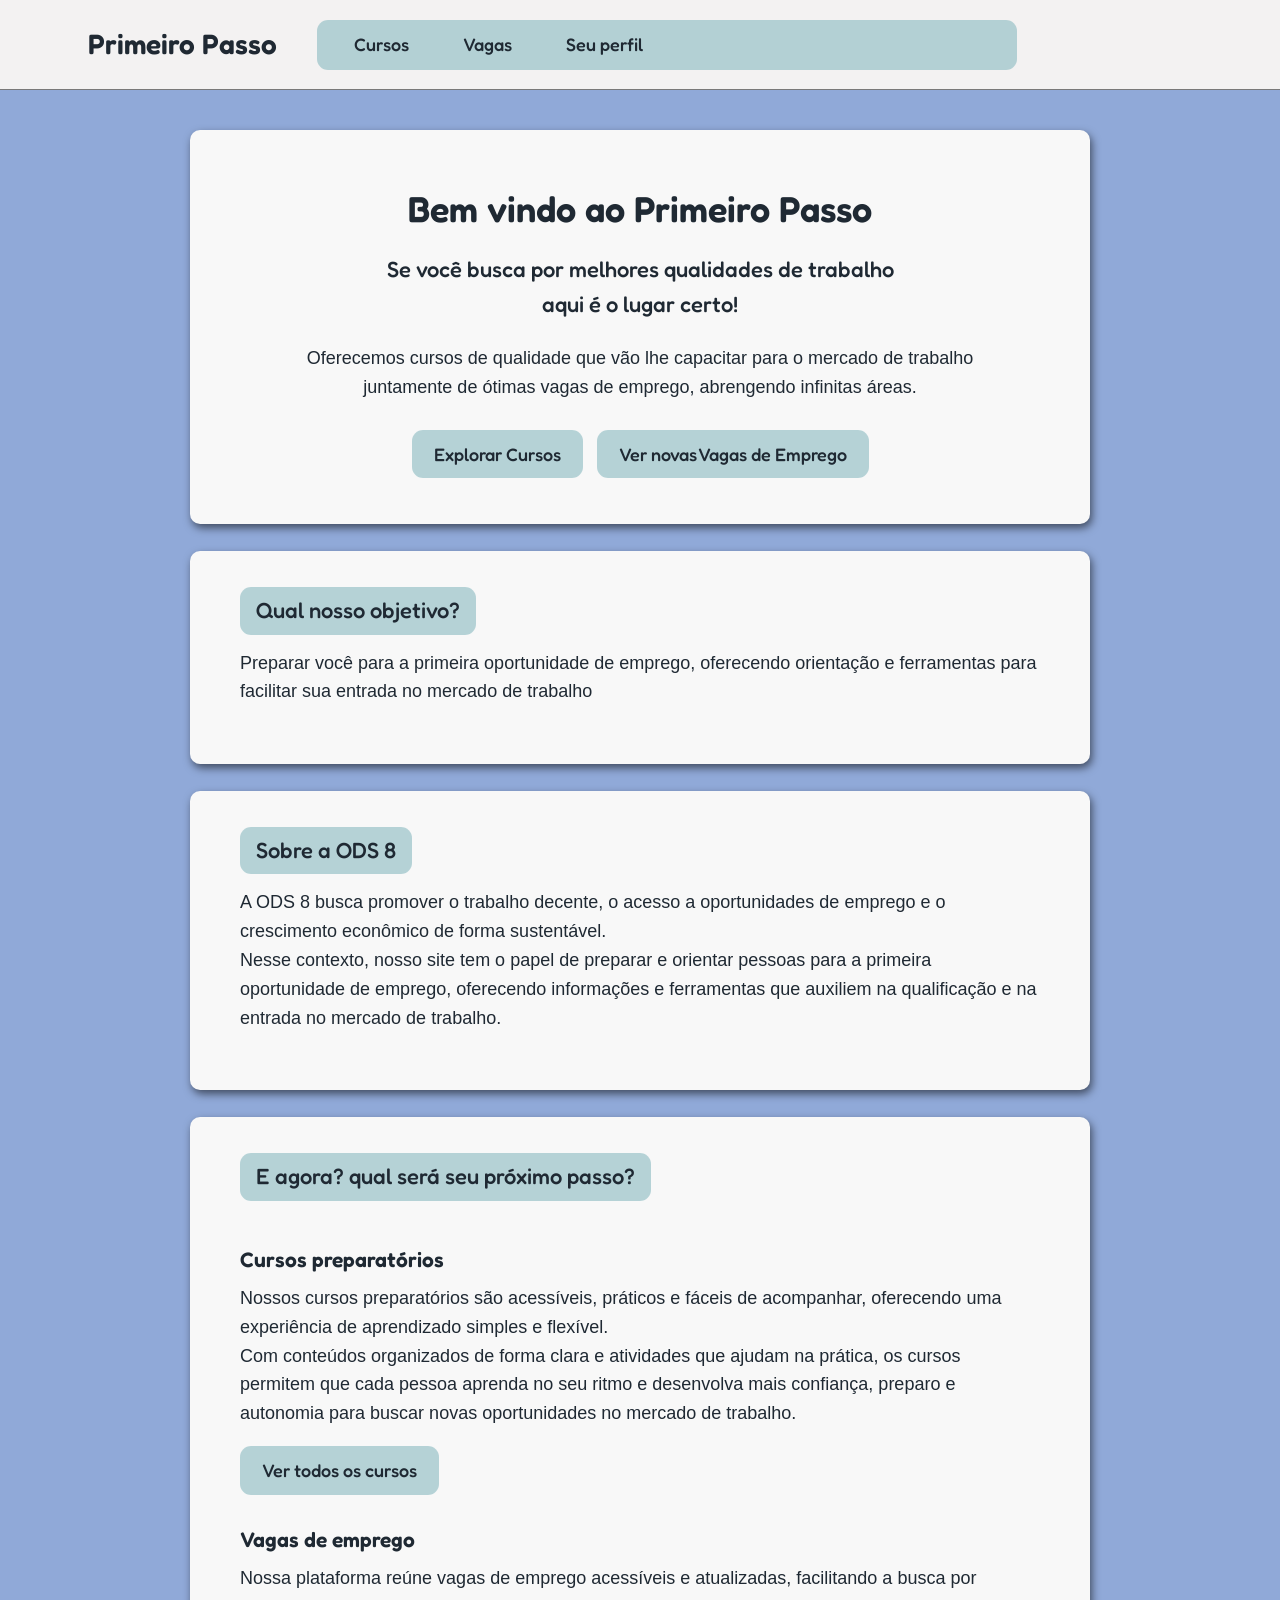
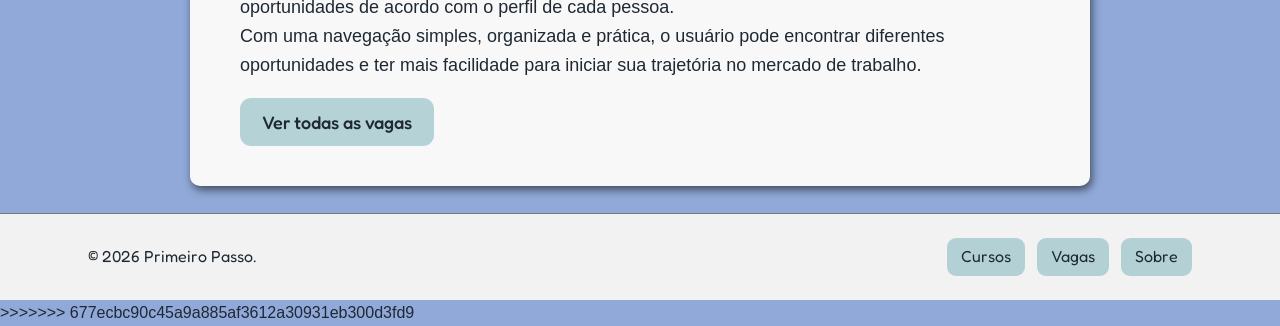
<file: Trabalho/index.html>
<!DOCTYPE html>
<html lang="pt-br">
<head>
    <meta charset="UTF-8">
    <meta name="viewport" content="width=device-width, initial-scale=1.0">
    <link rel="shortcut icon" href="downloads/logo.ico" type="image/x-icon">
    <link rel="stylesheet" href="Css/index.css">
    <title>Primeiro Passo</title>
</head>
<body>
    <header>
        <h1><a href="main.html">Primeiro Passo</a></h1>
        <nav>
            <ul>
                <li><a href="vagas_cursos.html">Cursos</a></li>
                <li><a href="vagas.html">Vagas</a></li>
                <li><a href="perfil.html" >Seu perfil</a></li>
            </ul>
        </nav>
    </header>
    <section>
        <h2>Bem vindo ao Primeiro Passo <br></h2>
        <h2>Se você busca por melhores qualidades de trabalho <br>aqui é o lugar certo!</h2>
        <p>Oferecemos cursos de qualidade que vão lhe capacitar para o mercado de trabalho <br>juntamente de ótimas vagas de emprego, abrengendo infinitas áreas.</p>
        <ul>
            <li><a href="vagas_cursos.html">Explorar Cursos</a></li>
            <li><a href="vagas.html">Ver novas Vagas de Emprego</a></li>
        </ul>
    </section>
    <section>
        <h2>Qual nosso objetivo?</h2>
        <p>Preparar você para a primeira oportunidade de emprego, oferecendo orientação e ferramentas para facilitar sua entrada no mercado de trabalho </p>
    </section>

    <section>
        <h2>Sobre a ODS 8</h2>
        <p>A ODS 8 busca promover o trabalho decente, o acesso a oportunidades de emprego e o crescimento econômico de forma sustentável. <br>Nesse contexto, nosso site tem o papel de preparar e orientar pessoas para a primeira oportunidade de emprego, oferecendo informações e ferramentas que auxiliem na qualificação e na entrada no mercado de trabalho.</p>
    </section>
    
    <section>
        <h2>E agora? qual será seu próximo passo?</h2>
        <h3>Cursos preparatórios</h3>
        <p>Nossos cursos preparatórios são acessíveis, práticos e fáceis de acompanhar, oferecendo uma experiência de aprendizado simples e flexível. <br>Com conteúdos organizados de forma clara e atividades que ajudam na prática, os cursos permitem que cada pessoa aprenda no seu ritmo e desenvolva mais confiança, preparo e autonomia para buscar novas oportunidades no mercado de trabalho.</p>
        <a href="">Ver todos os cursos</a>
        
        <h3>Vagas de emprego</h3>
        <p>Nossa plataforma reúne vagas de emprego acessíveis e atualizadas, facilitando a busca por oportunidades de acordo com o perfil de cada pessoa.<br> Com uma navegação simples, organizada e prática, o usuário pode encontrar diferentes oportunidades e ter mais facilidade para iniciar sua trajetória no mercado de trabalho.</p>
        <a href="">Ver todas as vagas</a>
    </section>
  <footer>
    <p>&copy; 2026 Primeiro Passo.</p>
    <ul>
      <li><a href="vagas_cursos.html">Cursos</a></li>
      <li><a href="vagas.html">Vagas</a></li>
      <li><a href="sobre.html">Sobre</a></li>
    </ul>

  </footer>
</body>
</html>
>>>>>>> 677ecbc90c45a9a885af3612a30931eb300d3fd9
</file>
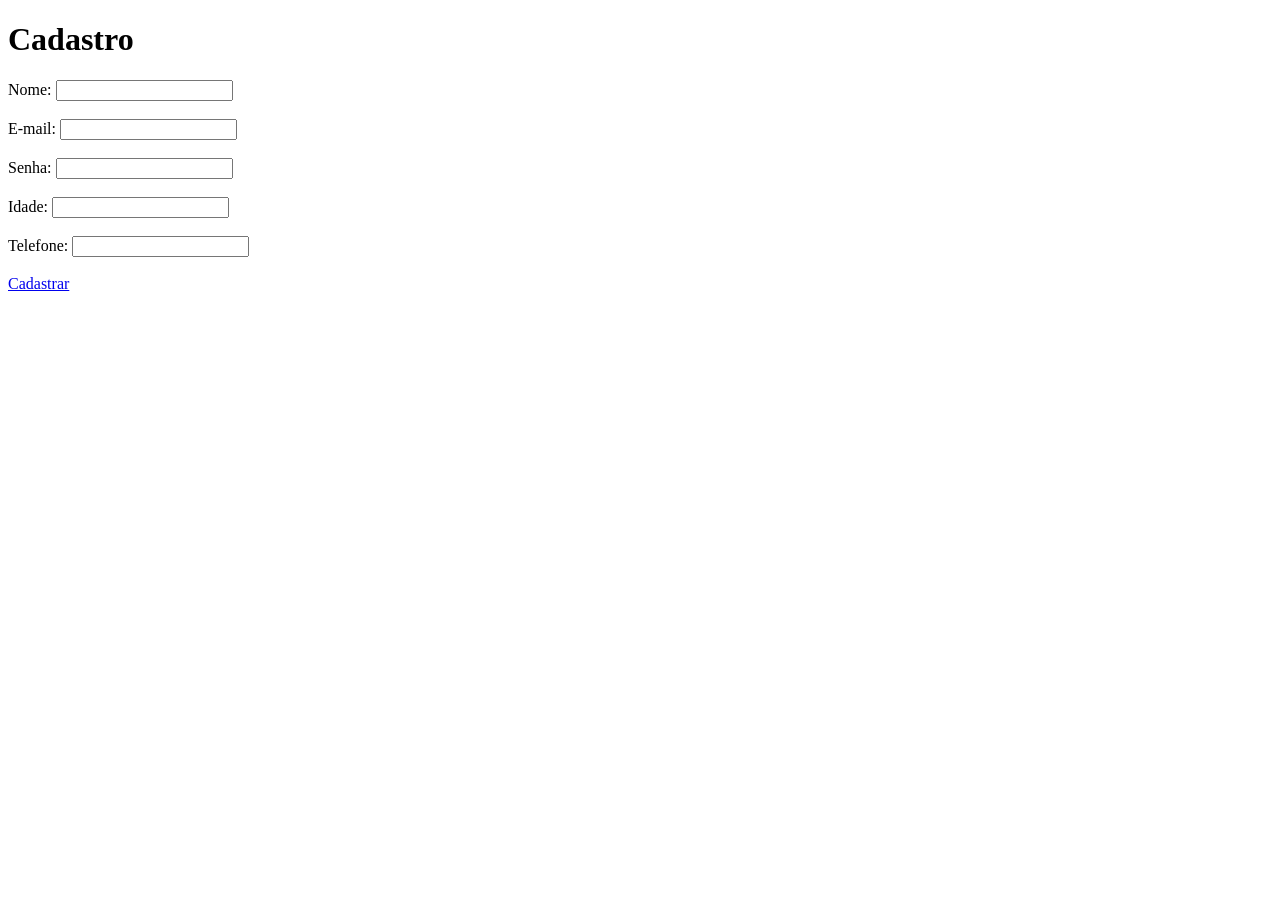
<file: cadastro.html>
<!DOCTYPE html>
<html lang="pt-br">
<head>
    <meta charset="UTF-8">
    <title>Cadastro - Primeiro Passo</title>
</head>

<body>  

    <h1>Cadastro</h1>

    <form>

        <label>Nome:</label>
        <input type="text" name="nome">

        <br><br>

        <label>E-mail:</label>
        <input type="email" name="email">

        <br><br>

        <label>Senha:</label>
        <input type="password" name="senha">

        <br><br>

        <label>Idade:</label>
        <input type="number" name="idade">

        <br><br>

        <label>Telefone:</label>
        <input type="tel" name="telefone">

        <br><br>

       <a href="vagas.html" class="botao-cadastrar">Cadastrar</a>

    </form>


</body>
</html>
</file>
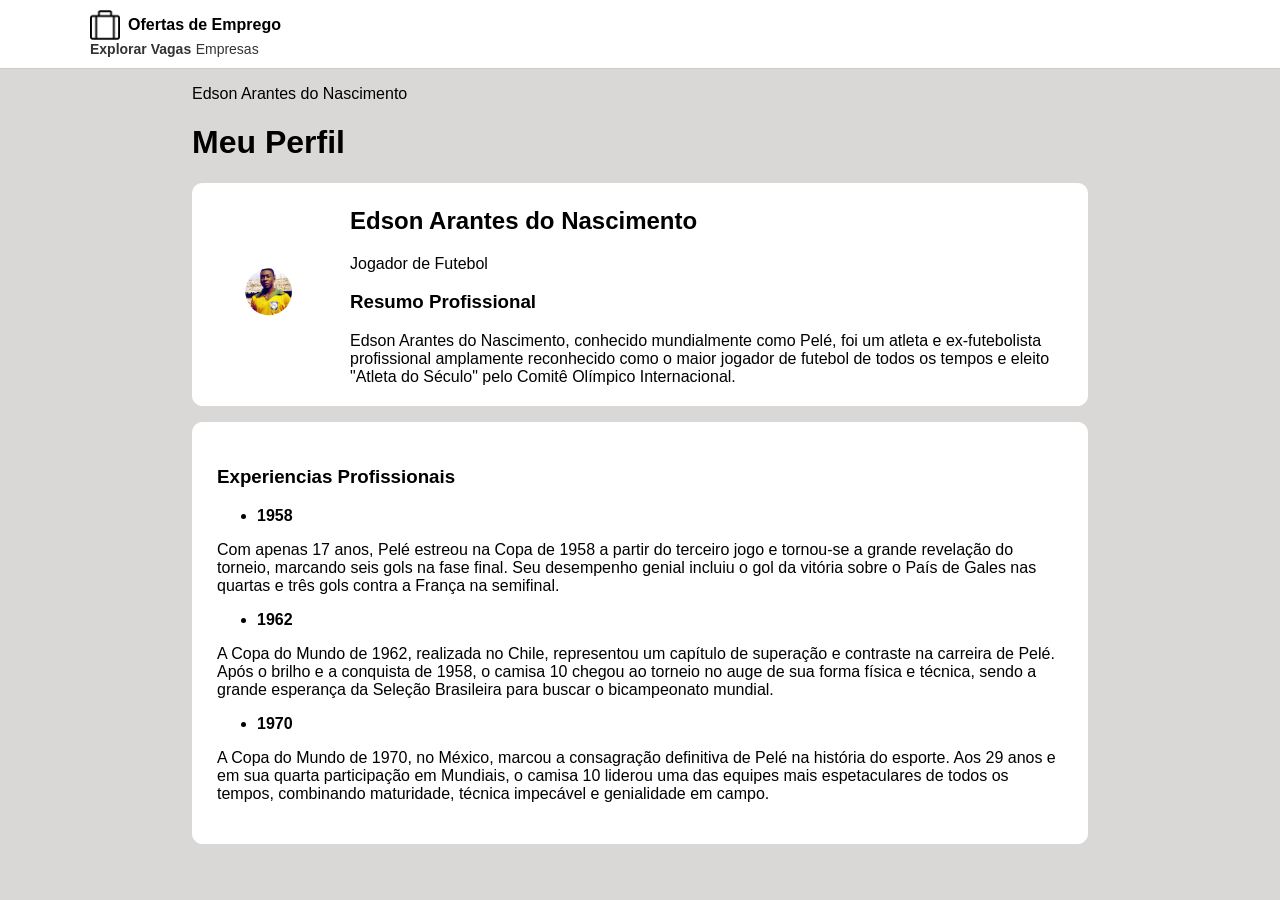
<file: Perfil/perfil.html>
<!DOCTYPE html>
<html lang="pt-BR">
<head>
    <meta charset="UTF-8">
    <meta name="viewport" content="width=device-width, initial-scale=1.0">
    <title>Perfl do usuário</title>
</head>

<body style="background-color: rgb(218, 215, 215); margin: 0; font-family: arial;">
    <header style="display: flex; justify-content: space-between; align-items: center; padding: 10px 90px; font-family: Arial, sans-serif; border-bottom: 1px solid #ccc; background-color: white;">
        <nav>
            <a href="#" style="display: flex; align-items: center; gap: 8px; text-decoration: none; color: #000;">
                <img src="Mala.png" alt="Logo" width="30">
                <strong style="font-size: 16px;">Ofertas de Emprego</strong>
             </a>
            <a href="#" style="text-decoration: none; color: #333; font-size: 14px; font-weight: bold;">Explorar Vagas</a>
            <a href="#" style="text-decoration: none; color: #333; font-size: 14px; fnt-weight: bold;">Empresas</a>
        </nav>
    </header>
    <main style="padding-left: 15%; padding-right: 15%;">
        <p style="font-family: Arial, Helvetica, sans-serif;"> Edson Arantes do Nascimento </p>
        <h1 style="font-family: Arial, Helvetica, sans-serif;">Meu Perfil</h1>

        <div style="border: 1px solid #ffffff; border-radius: 10px; background-color: #ffffff;">
            <table>
                <tr>
                    <td>
                        <img src="Perfil.png" alt="Exemplo de Imagem" width="150">
                    </td>

                    <td>
                        <h2>Edson Arantes do Nascimento</h2>
                        <p>Jogador de Futebol</p>
                        <h3>Resumo Profissional</h3>
                        <p>Edson Arantes do Nascimento, conhecido mundialmente como Pelé, foi um atleta e ex-futebolista profissional amplamente reconhecido como o maior jogador de futebol de todos os tempos e eleito "Atleta do Século" pelo Comitê Olímpico Internacional.</p>
                    </td>
                </tr>
            </table>
        </div>
        <p></p>
        <div style="border: 1px solid #ffffff; border-radius: 10px; background-color: #ffffff; padding: 24px;">
            <h3 style="font-family: arial;">Experiencias Profissionais</h3>
            <ul>
                <li><strong>1958</strong></li>
            </ul>
            <p>Com apenas 17 anos, Pelé estreou na Copa de 1958 a partir do terceiro jogo e tornou-se a grande revelação do torneio, marcando seis gols na fase final. Seu desempenho genial incluiu o gol da vitória sobre o País de Gales nas quartas e três gols contra a França na semifinal.</p>
            <ul>
                <li> <strong>1962</strong> </li>
            </ul>
            <p>A Copa do Mundo de 1962, realizada no Chile, representou um capítulo de superação e contraste na carreira de Pelé. Após o brilho e a conquista de 1958, o camisa 10 chegou ao torneio no auge de sua forma física e técnica, sendo a grande esperança da Seleção Brasileira para buscar o bicampeonato mundial.</p>
            <ul>
                <li><strong>1970</strong></li>
            </ul>
            <p>A Copa do Mundo de 1970, no México, marcou a consagração definitiva de Pelé na história do esporte. Aos 29 anos e em sua quarta participação em Mundiais, o camisa 10 liderou uma das equipes mais espetaculares de todos os tempos, combinando maturidade, técnica impecável e genialidade em campo.</p>
        </div>
    </main> 
</body>
</html>
</file>
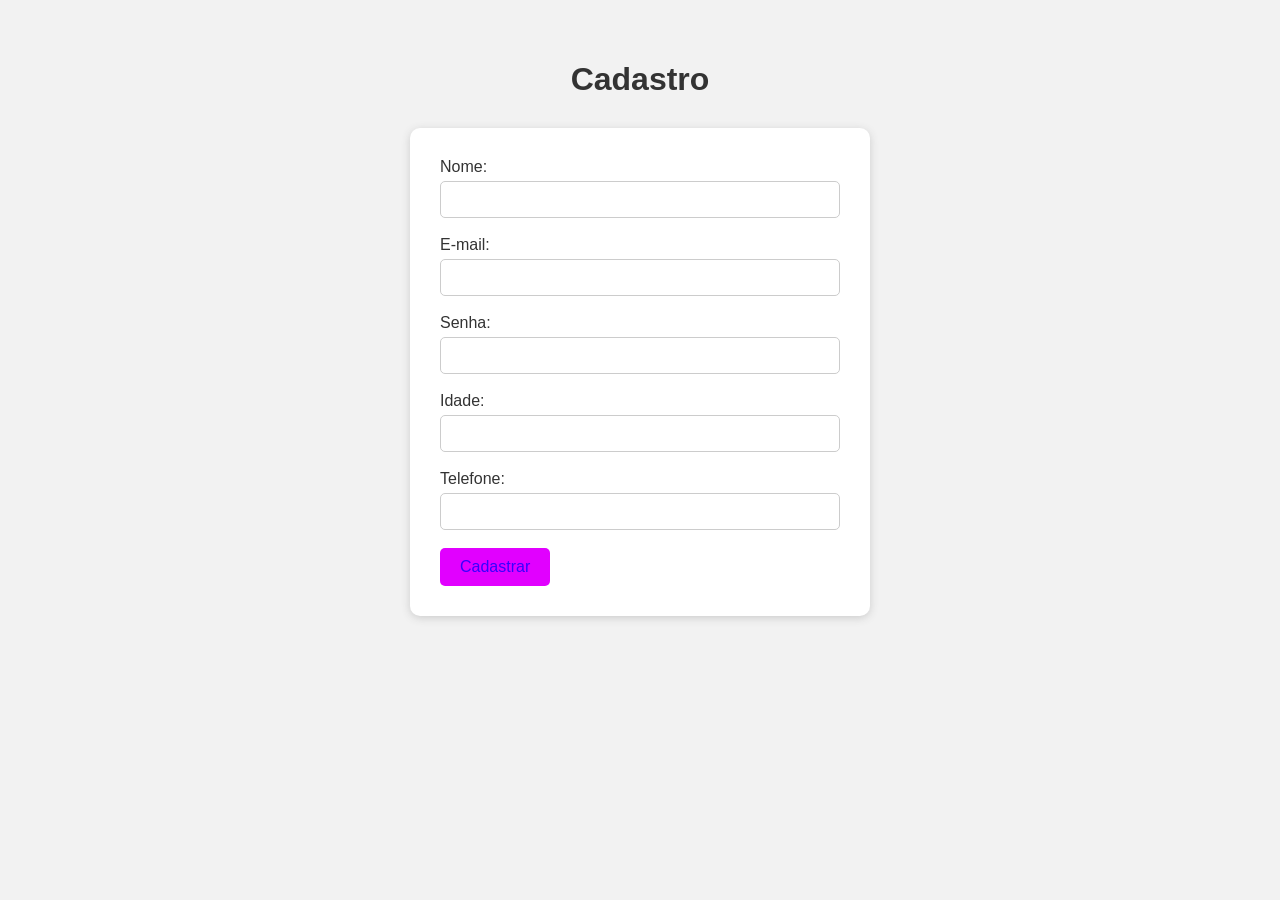
<file: Trabalho/cadastro.html>
<!DOCTYPE html>
<html lang="pt-br">
<head>
    <meta charset="UTF-8">
    <title>Cadastro - Primeiro Passo</title>
</head>
<link rel="stylesheet" href="Css/cadastro.css">

<body>  

    <h1>Cadastro</h1>

    <form>

        <label>Nome:</label>
        <input type="text" name="nome">

        <br><br>

        <label>E-mail:</label>
        <input type="email" name="email">

        <br><br>

        <label>Senha:</label>
        <input type="password" name="senha">

        <br><br>

        <label>Idade:</label>
        <input type="number" name="idade">

        <br><br>

        <label>Telefone:</label>
        <input type="tel" name="telefone">

        <br><br>

        <a href="index.html" class="botao-cadastrar">Cadastrar</a>

    </form>


</body>
</html>
</file>
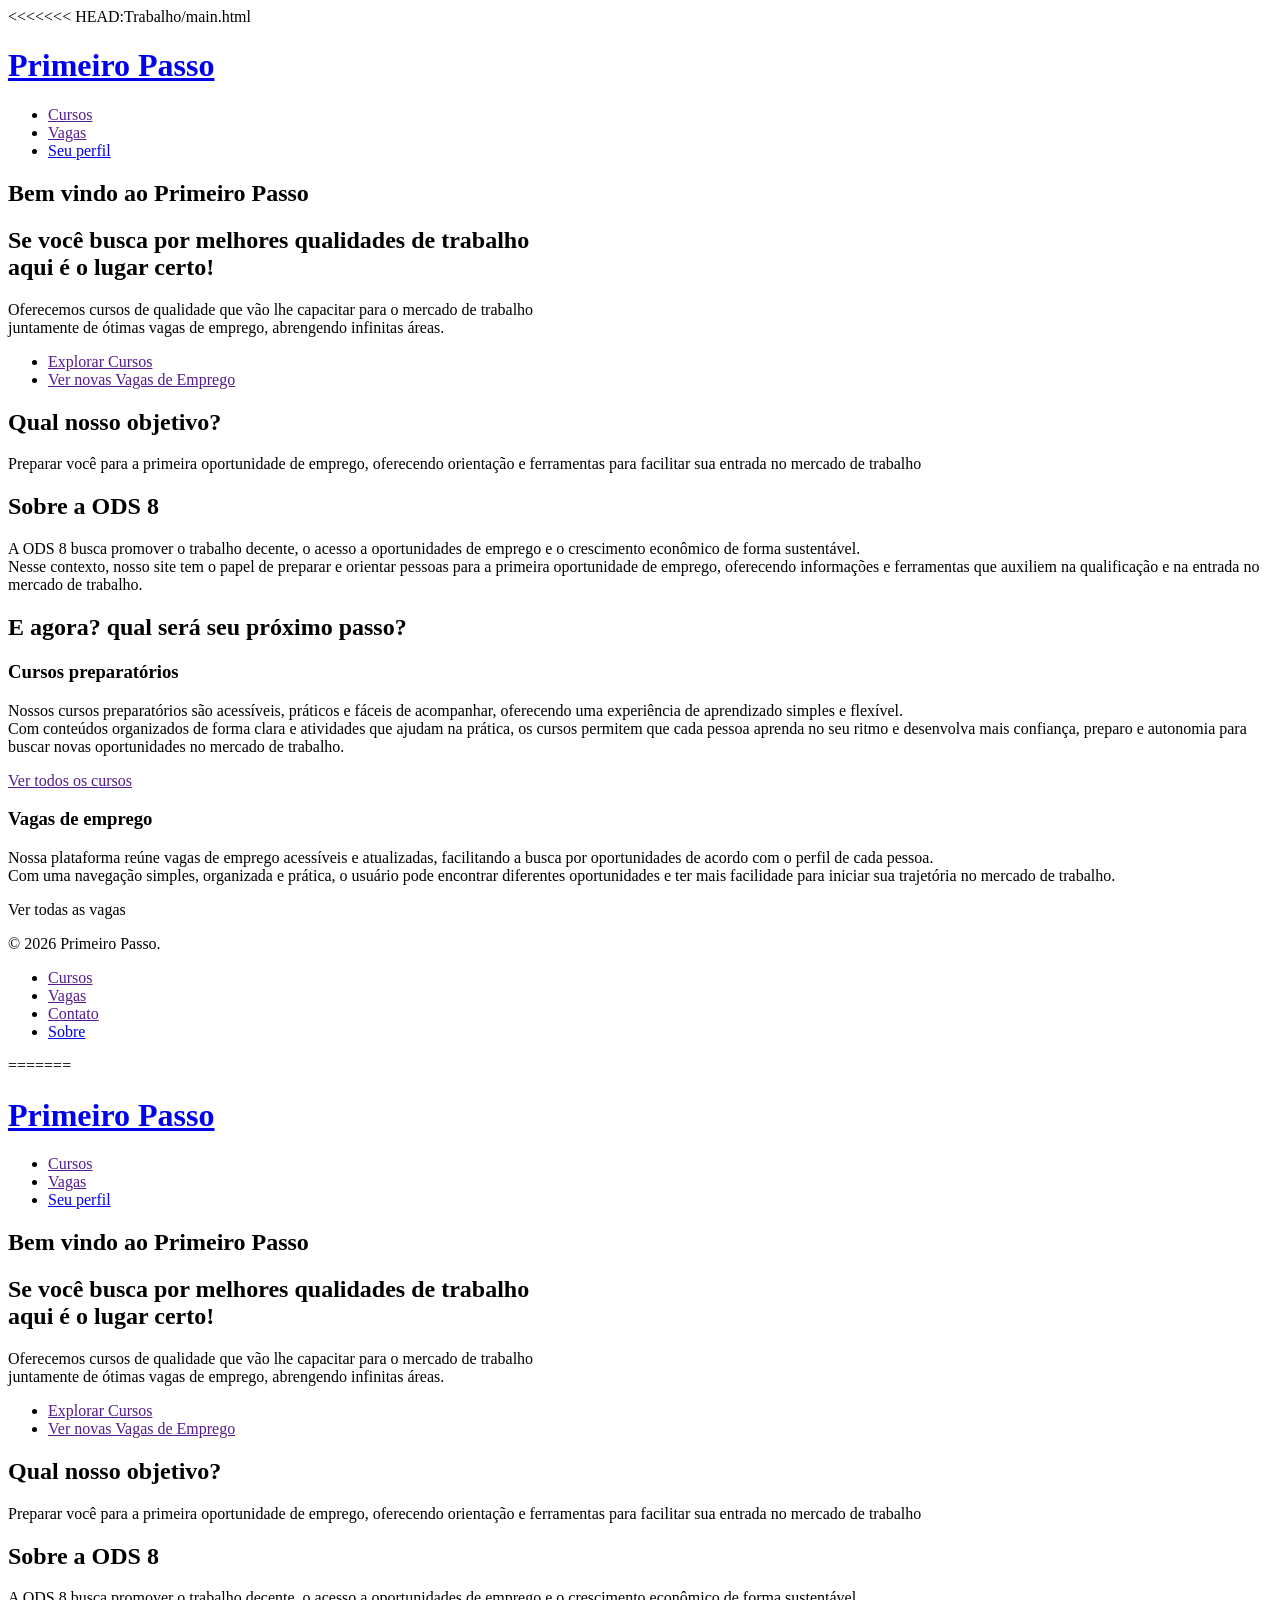
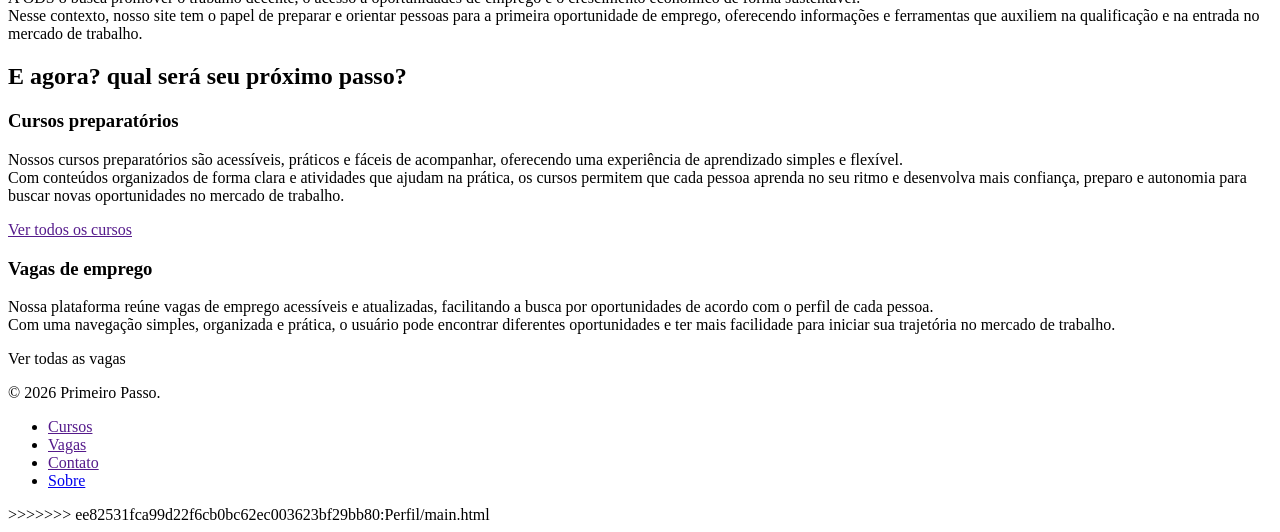
<file: Trabalho/main.html>
<<<<<<< HEAD:Trabalho/main.html
<!DOCTYPE html>
<html lang="pt-br">
<head>
    <meta charset="UTF-8">
    <meta name="viewport" content="width=device-width, initial-scale=1.0">
    <link rel="shortcut icon" href="downloads/logo.ico" type="image/x-icon">
    <title>Primeiro Passo</title>
</head>
<body>
    <header>
        <h1><a href="main.html">Primeiro Passo</a></h1>
        <nav>
            <ul>
                <li><a href="">Cursos</a></li>
                <li><a href="">Vagas</a></li>
                <li><a href="perfil.html" >Seu perfil</a></li>
            </ul>
        </nav>
    </header>
    <section>
        <h2>Bem vindo ao Primeiro Passo</h2>
        <h2>Se você busca por melhores qualidades de trabalho <br>aqui é o lugar certo!</h2>
        <p>Oferecemos cursos de qualidade que vão lhe capacitar para o mercado de trabalho <br>juntamente de ótimas vagas de emprego, abrengendo infinitas áreas.</p>
        <ul>
            <li><a href="">Explorar Cursos</a></li>
            <li><a href="">Ver novas Vagas de Emprego</a></li>
        </ul>
    </section>
    <section>
        <h2>Qual nosso objetivo?</h2>
        <p>Preparar você para a primeira oportunidade de emprego, oferecendo orientação e ferramentas para facilitar sua entrada no mercado de trabalho </p>
    </section>

    <section>
        <h2>Sobre a ODS 8</h2>
        <p>A ODS 8 busca promover o trabalho decente, o acesso a oportunidades de emprego e o crescimento econômico de forma sustentável. <br>Nesse contexto, nosso site tem o papel de preparar e orientar pessoas para a primeira oportunidade de emprego, oferecendo informações e ferramentas que auxiliem na qualificação e na entrada no mercado de trabalho.</p>
    </section>
    
    <section>
        <h2>E agora? qual será seu próximo passo?</h2>
        <h3>Cursos preparatórios</h3>
        <p>Nossos cursos preparatórios são acessíveis, práticos e fáceis de acompanhar, oferecendo uma experiência de aprendizado simples e flexível. <br>Com conteúdos organizados de forma clara e atividades que ajudam na prática, os cursos permitem que cada pessoa aprenda no seu ritmo e desenvolva mais confiança, preparo e autonomia para buscar novas oportunidades no mercado de trabalho.</p>
        <a href="">Ver todos os cursos</a>
        
        <h3>Vagas de emprego</h3>
        <p>Nossa plataforma reúne vagas de emprego acessíveis e atualizadas, facilitando a busca por oportunidades de acordo com o perfil de cada pessoa.<br> Com uma navegação simples, organizada e prática, o usuário pode encontrar diferentes oportunidades e ter mais facilidade para iniciar sua trajetória no mercado de trabalho.</p>
        <a>Ver todas as vagas</a>
    </section>
  <footer>
    <p>&copy; 2026 Primeiro Passo.</p>
    <ul>
      <li><a href="">Cursos</a></li>
      <li><a href="">Vagas</a></li>
      <li><a href="">Contato</a></li>
      <li><a href="sobre.html">Sobre</a></li>
    </ul>

  </footer>
</body>
</html>
=======
<!DOCTYPE html>
<html lang="pt-br">
<head>
    <meta charset="UTF-8">
    <meta name="viewport" content="width=device-width, initial-scale=1.0">
    <link rel="shortcut icon" href="downloads/logo.ico" type="image/x-icon">
    <title>Primeiro Passo</title>
</head>
<body>
    <header>
        <h1><a href="main.html">Primeiro Passo</a></h1>
        <nav>
            <ul>
                <li><a href="">Cursos</a></li>
                <li><a href="">Vagas</a></li>
                <li><a href="perfil.html" >Seu perfil</a></li>
            </ul>
        </nav>
    </header>
    <section>
        <h2>Bem vindo ao Primeiro Passo <br></h2>
        <h2>Se você busca por melhores qualidades de trabalho <br>aqui é o lugar certo!</h2>
        <p>Oferecemos cursos de qualidade que vão lhe capacitar para o mercado de trabalho <br>juntamente de ótimas vagas de emprego, abrengendo infinitas áreas.</p>
        <ul>
            <li><a href="">Explorar Cursos</a></li>
            <li><a href="">Ver novas Vagas de Emprego</a></li>
        </ul>
    </section>
    <section>
        <h2>Qual nosso objetivo?</h2>
        <p>Preparar você para a primeira oportunidade de emprego, oferecendo orientação e ferramentas para facilitar sua entrada no mercado de trabalho </p>
    </section>

    <section>
        <h2>Sobre a ODS 8</h2>
        <p>A ODS 8 busca promover o trabalho decente, o acesso a oportunidades de emprego e o crescimento econômico de forma sustentável. <br>Nesse contexto, nosso site tem o papel de preparar e orientar pessoas para a primeira oportunidade de emprego, oferecendo informações e ferramentas que auxiliem na qualificação e na entrada no mercado de trabalho.</p>
    </section>
    
    <section>
        <h2>E agora? qual será seu próximo passo?</h2>
        <h3>Cursos preparatórios</h3>
        <p>Nossos cursos preparatórios são acessíveis, práticos e fáceis de acompanhar, oferecendo uma experiência de aprendizado simples e flexível. <br>Com conteúdos organizados de forma clara e atividades que ajudam na prática, os cursos permitem que cada pessoa aprenda no seu ritmo e desenvolva mais confiança, preparo e autonomia para buscar novas oportunidades no mercado de trabalho.</p>
        <a href="">Ver todos os cursos</a>
        
        <h3>Vagas de emprego</h3>
        <p>Nossa plataforma reúne vagas de emprego acessíveis e atualizadas, facilitando a busca por oportunidades de acordo com o perfil de cada pessoa.<br> Com uma navegação simples, organizada e prática, o usuário pode encontrar diferentes oportunidades e ter mais facilidade para iniciar sua trajetória no mercado de trabalho.</p>
        <a>Ver todas as vagas</a>
    </section>
  <footer>
    <p>&copy; 2026 Primeiro Passo.</p>
    <ul>
      <li><a href="">Cursos</a></li>
      <li><a href="">Vagas</a></li>
      <li><a href="">Contato</a></li>
      <li><a href="sobre.html">Sobre</a></li>
    </ul>

  </footer>
</body>
</html>
>>>>>>> ee82531fca99d22f6cb0bc62ec003623bf29bb80:Perfil/main.html
</file>
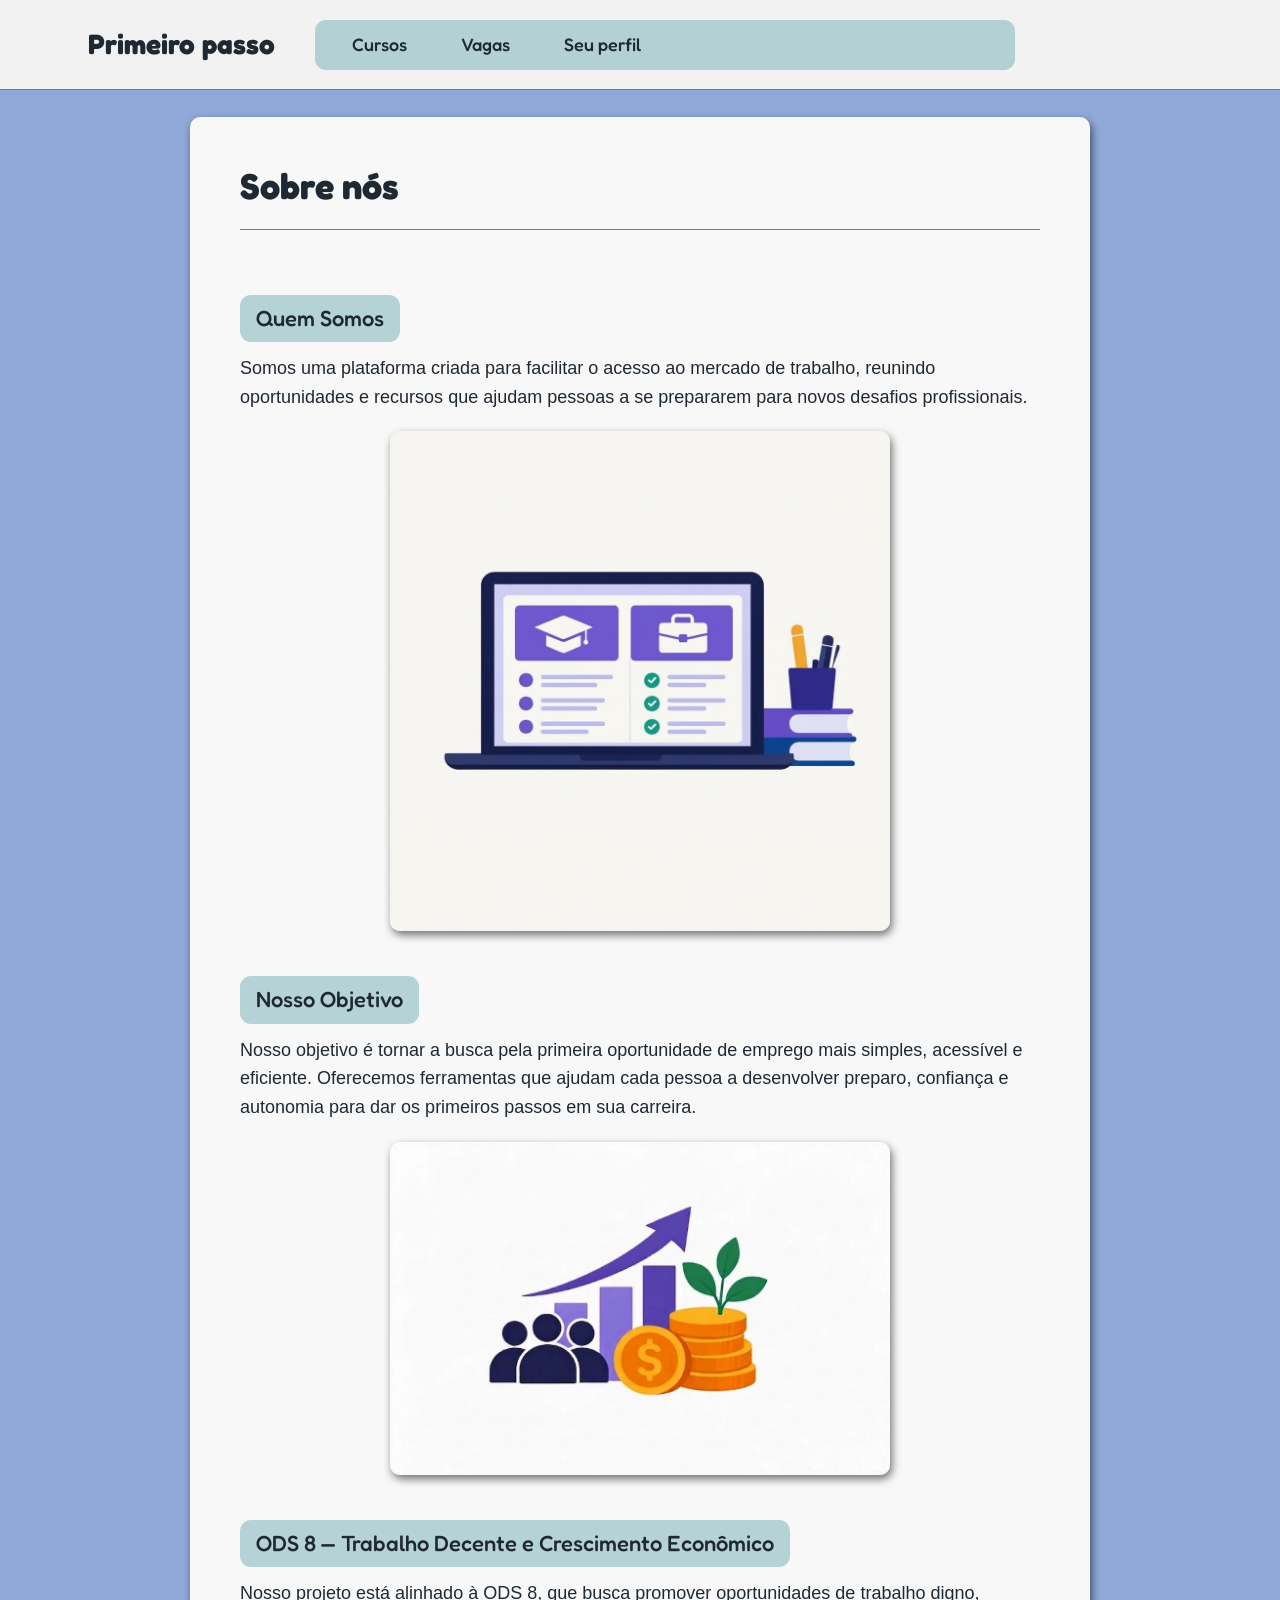
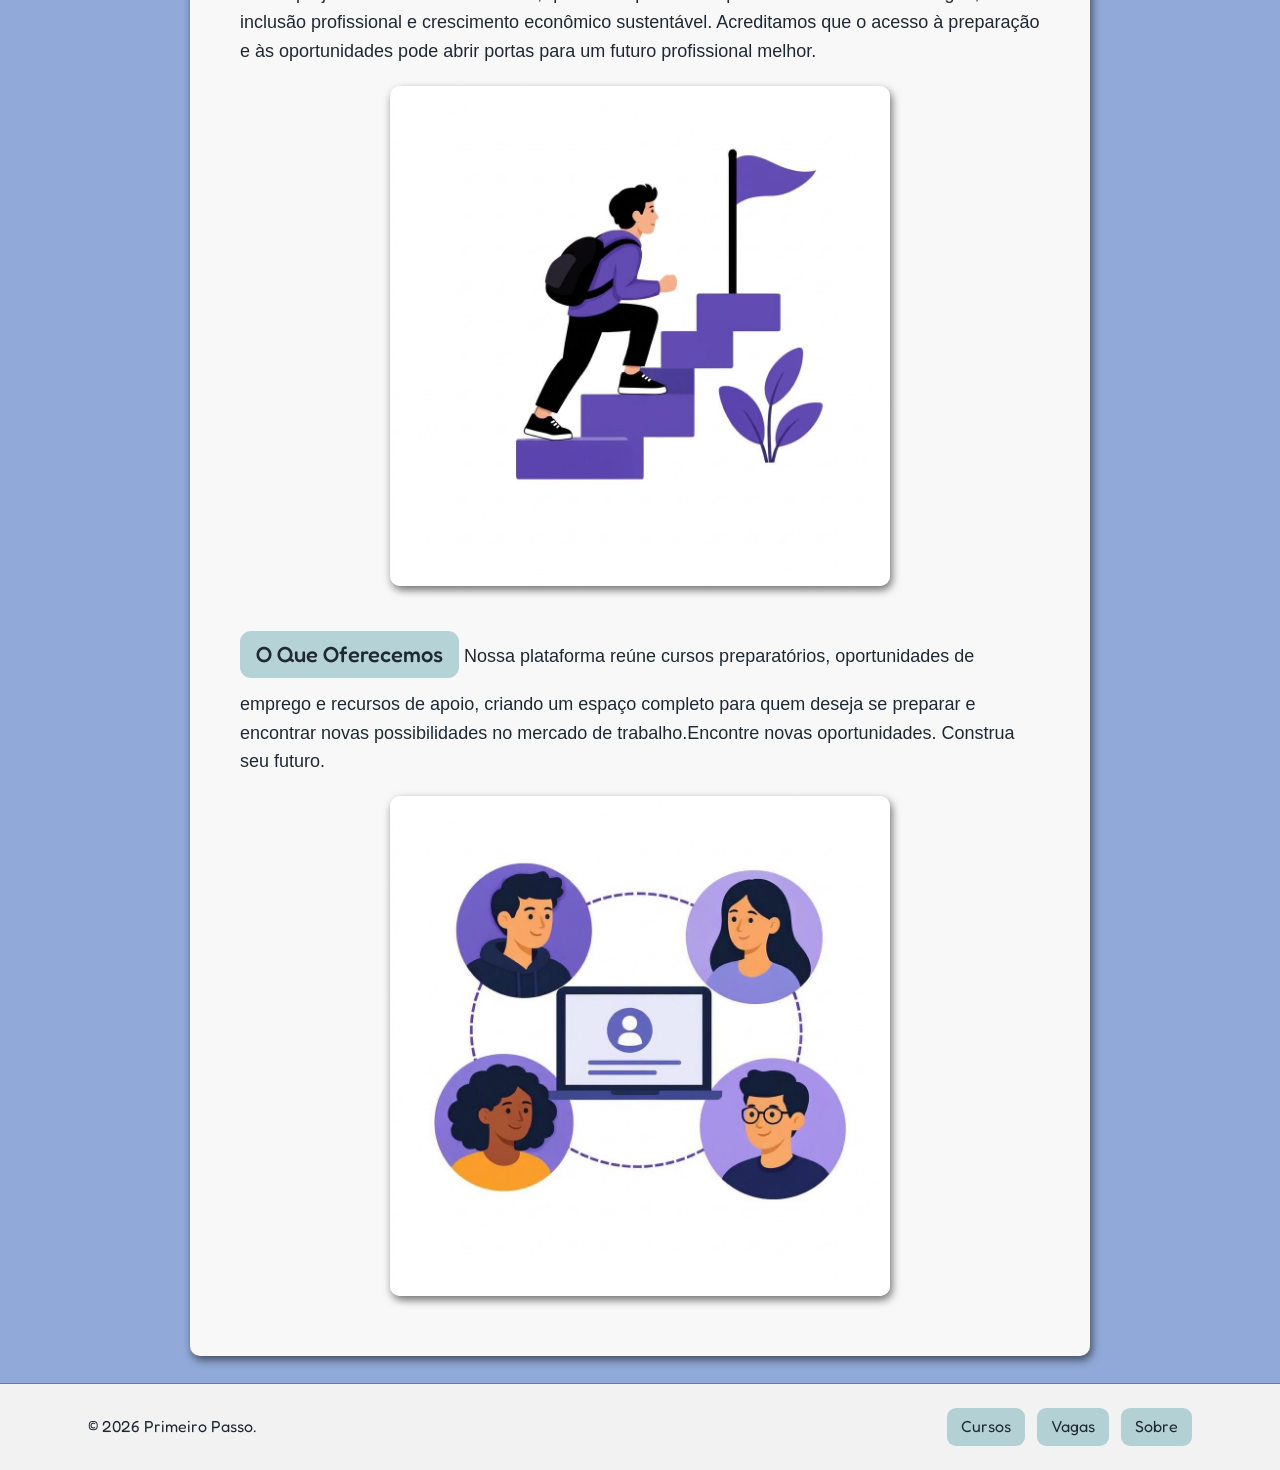
<file: Trabalho/sobre.html>
<!DOCTYPE html>
<html lang="en">
<head>
    <meta charset="UTF-8">
    <meta name="viewport" content="width=device-width, initial-scale=1.0">
    <title>Sobre</title>
    <link rel="shortcut icon" href="downloads/logo.ico" type="image/x-icon">
    <link rel="stylesheet" href="Css/sobre.css">
</head>
<body>
   
    <header>
        <h1><a href="main.html"><b>Primeiro passo</b></a></h1>
        <nav>
            <ul>
                <li><a href="vagas_cursos.html">Cursos</a></li>
                <li><a href="vagas.html">Vagas</a></li>
                <li><a href="perfil.html" >Seu perfil</a></li>
            </ul>
        </nav> 
    </header>

    <section>
        <h1><b>Sobre nós</b></h1>
        <h2>Quem Somos</h2>
        <p>Somos uma plataforma criada para facilitar o acesso ao mercado de trabalho, reunindo oportunidades e recursos que ajudam pessoas a se prepararem para novos desafios profissionais.</p>
        <img src="Imagens/paragrafo1.png" alt="imagem quem somos" width="500">

        <h2>Nosso Objetivo</h2>
        <p>Nosso objetivo é tornar a busca pela primeira oportunidade de emprego mais simples, acessível e eficiente. Oferecemos ferramentas que ajudam cada pessoa a desenvolver preparo, confiança e autonomia para dar os primeiros passos em sua carreira.</p>
        <img src="Imagens/paragrafo2.png" alt="Nosso objetivo imagem" width="500">

        <h2>ODS 8 — Trabalho Decente e Crescimento Econômico</h2>
        <p>Nosso projeto está alinhado à ODS 8, que busca promover oportunidades de trabalho digno, inclusão profissional e crescimento econômico sustentável. Acreditamos que o acesso à preparação e às oportunidades pode abrir portas para um futuro profissional melhor.</p>
        <img src="Imagens/paragrafo3.png" alt="ODS 8 imagem" width="500">

        <h2>O Que Oferecemos</h2>
        Nossa plataforma reúne cursos preparatórios, oportunidades de emprego e recursos de apoio, criando um espaço completo para quem deseja se preparar e encontrar novas possibilidades no mercado de trabalho.Encontre novas oportunidades. Construa seu futuro.
        <img src="Imagens/paragrafo4.png" alt="O que oferecemos imagem" width="500">
    </section>
    
    <footer>
    <p>&copy; 2026 Primeiro Passo.</p>
    <ul>
      <li><a href="vagas_cursos.html">Cursos</a></li>
      <li><a href="vagas.html">Vagas</a></li>
      <li><a href="sobre.html">Sobre</a></li>
    </ul>
  </footer>
</body>
</html>
</file>
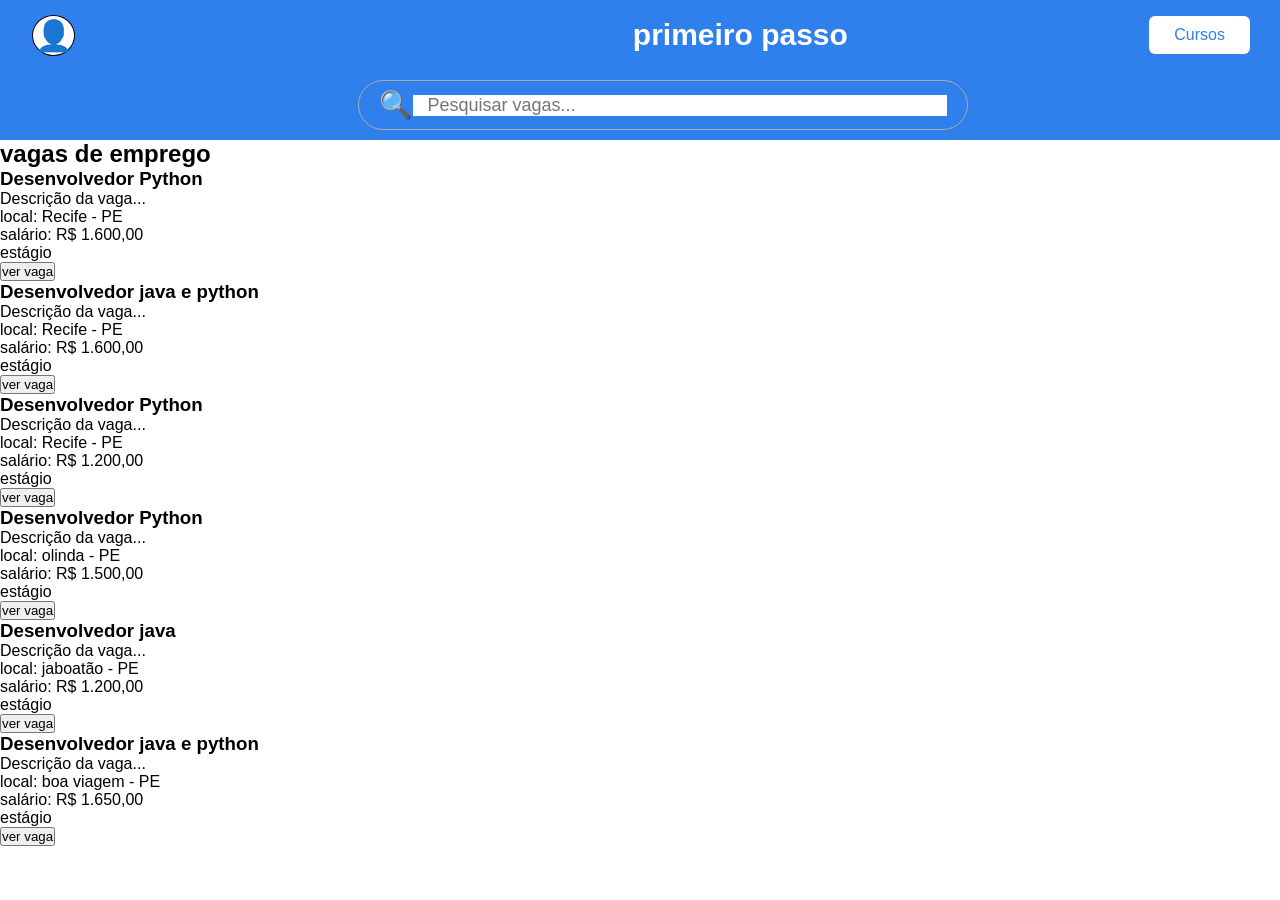
<file: Trabalho/vagas.html>
<!DOCTYPE html>
<html lang="pt-br">
<head>
     <!-- link para o css -->

    <meta charset="UTF-8">
    <title>Meu site</title>

    <link rel="stylesheet" href="Css/vagas.css">
</head>
<body>
<header>

        <h1></h1></h3><h4></h4>
        <center><h2>primeiro passo</h2></center>
        <button class="btn-cursos"> <a href="vagas_cursos.html" class="botao_cursos">Cursos</a></button>

</header>

<header>

<!-- Ícone do usuário -->
<!-- por no onclick o link para o html do perfil-->

    <button class="usuario" onclick="window.location.href='perfil.html'" >
       </span>👤</span>
    </button>


    <!-- Barra de pesquisa -->

    <div class="pesquisa">
        <span>🔍</span>

        <input 
            type="text" 
            placeholder="Pesquisar vagas..."
        >

    </div>


</header>
     <!-- exemplo de vagas -->


    <section class="vagas">

    <h1>vagas de emprego</h1>

    <div class="vagas">
        <h3>Desenvolvedor Python</h3>
        <p>Descrição da vaga...</p>
        <p>local: Recife - PE</p>
        <p>salário: R$ 1.600,00</p>
        <p>estágio</p>
        <button>ver vaga</button>
    </div>

    <div class="vagas">
        <h3>Desenvolvedor java e python</h3>
        <p>Descrição da vaga...</p>
        <p>local: Recife - PE</p>
        <p>salário: R$ 1.600,00</p>
        <p>estágio</p>
        <button>ver vaga</button>
    </div>


    <div class="vagas">
        <h3>Desenvolvedor Python</h3>
        <p>Descrição da vaga...</p>
        <p>local: Recife - PE</p>
        <p>salário: R$ 1.200,00</p>
        <p>estágio</p>
        <button>ver vaga</button>
    </div>

    <div class="vagas">
        <h3>Desenvolvedor Python</h3>
        <p>Descrição da vaga...</p>
        <p>local: olinda - PE</p>
        <p>salário: R$ 1.500,00</p>
        <p>estágio</p>
        <button>ver vaga</button>
    </div>

    <div class="vagas">
        <h3>Desenvolvedor java</h3>
        <p>Descrição da vaga...</p>
        <p>local: jaboatão - PE</p>
        <p>salário: R$ 1.200,00</p>
        <p>estágio</p>
        <button>ver vaga</button>
    </div>

    <div class="vagas">
        <h3>Desenvolvedor java e python</h3>
        <p>Descrição da vaga...</p>
        <p>local: boa viagem - PE</p>
        <p>salário: R$ 1.650,00</p>
        <p>estágio</p>
        <button>ver vaga</button>
    </div>

</body>
</html>
</file>
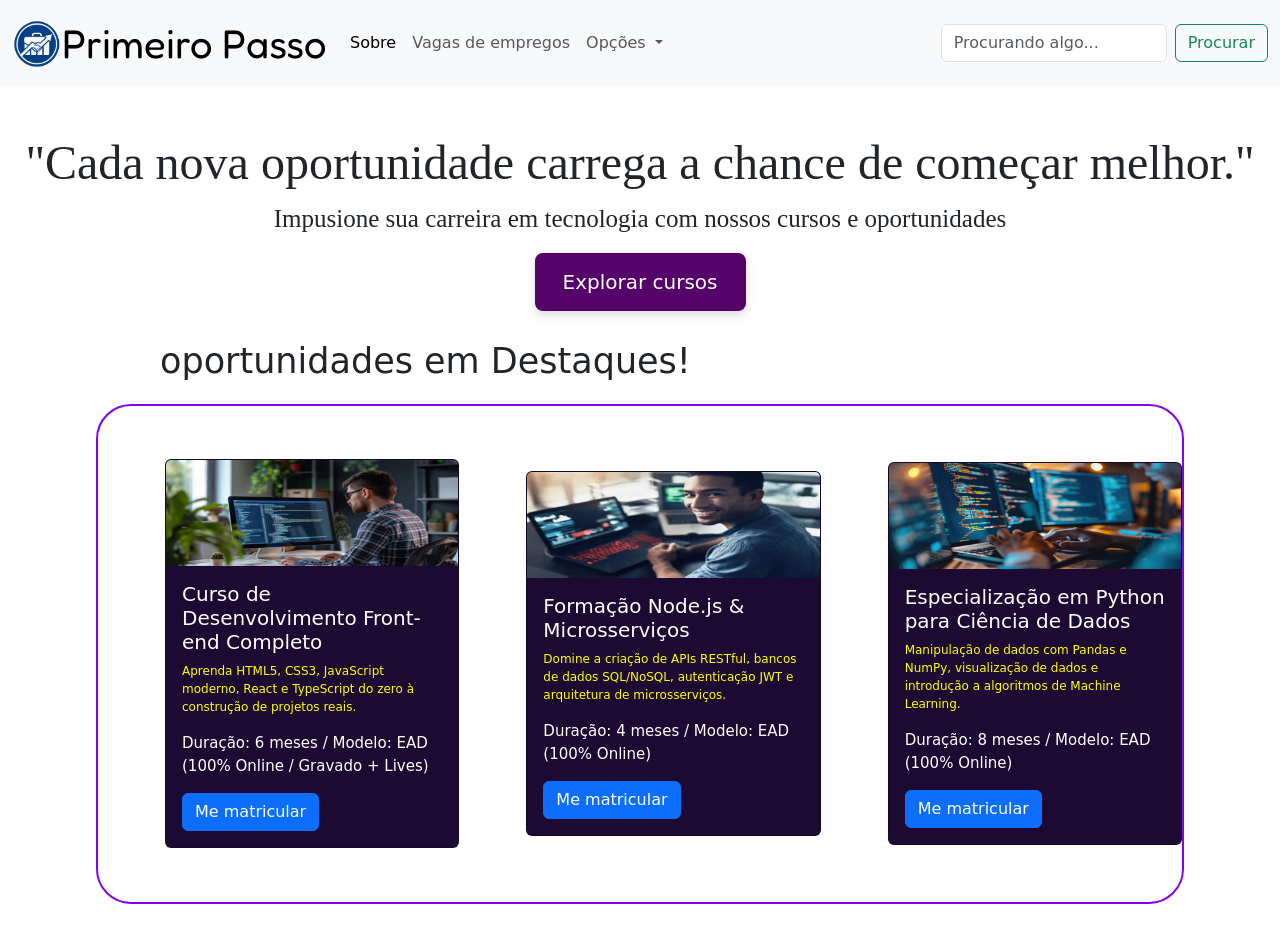
<file: Trabalho/vagas_cursos.html>
<!DOCTYPE html>
<html lang="en">
<head>
    <meta charset="UTF-8">
    <meta name="viewport" content="width=device-width, initial-scale=1.0">
    <title>Vagas de emprego</title>
    <!-- Link do Bootstrap -->
    <link href="https://cdn.jsdelivr.net/npm/bootstrap@5.3.8/dist/css/bootstrap.min.css" rel="stylesheet" integrity="sha384-sRIl4kxILFvY47J16cr9ZwB07vP4J8+LH7qKQnuqkuIAvNWLzeN8tE5YBujZqJLB" crossorigin="anonymous">

    <!-- Link da fonte de texto -->
    <link rel="preconnect" href="https://fonts.googleapis.com">
    <link rel="preconnect" href="https://fonts.gstatic.com" crossorigin>
    <link href="https://fonts.googleapis.com/css2?family=Fredoka:wght@300..700&display=swap" rel="stylesheet">
    <!-- Link do css -->
    <link rel="stylesheet" href="Css/vaga_cursos.css">

</head>
<body style="background-color: rgb(255, 255, 255); margin: 0; padding: 0;">
    <!-- Cabeçalho da pagina (Bootstrap) -->
    <header class="meu_header">
        <nav class="navbar navbar-expand-lg bg-body-tertiary">
            <div class="container-fluid">
                <a class="navbar-brand" href="index.html"> <img src="Imagens/logo.ico" alt="logo" width="50" height="50" class="d-inline-block align-text-top" style="display: flex;">Primeiro Passo</a>
                <button class="navbar-toggler" type="button" data-bs-toggle="collapse" data-bs-target="#navbarSupportedContent" aria-controls="navbarSupportedContent" aria-expanded="false" aria-label="Toggle navigation">
                    <span class="navbar-toggler-icon"></span>
                </button>
                <div class="collapse navbar-collapse" id="navbarSupportedContent">
                    <ul class="navbar-nav me-auto mb-2 mb-lg-0">
                        <li class="nav-item">
                            <a class="nav-link active" aria-current="page" href="sobre.html">Sobre</a>
                        </li>
                        <li class="nav-item">
                            <a class="nav-link" href="vagas.html">Vagas de empregos</a>
                        </li>
                        <li class="nav-item dropdown">
                            <a class="nav-link dropdown-toggle" href="#" role="button" data-bs-toggle="dropdown" aria-expanded="false">
                                Opções
                            </a>
                            <ul class="dropdown-menu">
                                <li><a class="dropdown-item" href="perfil.html">Ver perfil</a></li>
                                <li><hr class="dropdown-divider"></li>
                            </ul>
                        </li>
                    </ul>
                    <form class="d-flex" role="search">
                        <input class="form-control me-2" type="search" placeholder="Procurando algo..." aria-label="Search"/>
                        <button class="btn btn-outline-success" type="submit">Procurar</button>
                    </form>
                </div>
            </div>
        </nav>
    </header>
    <!-- Fim do cabeçalho -->

    <br>
    <br>
    <!-- Grupo do texto pra deixar centralizado -->
    <div class="container_texto">
        <H3 style="font-size: 48px;">"Cada nova oportunidade carrega a chance de começar melhor."</H3>
        <p style="font-size: 25px;">Impusione sua carreira em tecnologia com nossos cursos e oportunidades</p>
    </div>
    <!-- Design do botão -->
    <div class="container_botao">
        <button class="explorar_vagas" style="color: white;">Explorar cursos</button>
    </div>

    <br>

    <!-- Grupo das vagas -->
    <div>
        <p style="margin-left: 160px; font-size: 35px;">oportunidades em Destaques!</p>
        <div class="barra_vagas">
            <div class="card" style="width: 30rem;">
                <img src="Imagens/Imagem_Vagas.webp" class="card-img-top" alt="...">
                <div class="card-body">
                    <h5 class="card-title" style="color: white;">Curso de Desenvolvimento Front-end Completo</h5>
                    <p class="card-text" style="color: yellow; font-size: 12px;">Aprenda HTML5, CSS3, JavaScript moderno, React e TypeScript do zero à construção de projetos reais.</p>
                    <p class="card-text" style="color: rgb(255, 255, 254); font-size: 15px;">Duração: 6 meses / Modelo: EAD (100% Online / Gravado + Lives)</p>

                    <a href="#" class="btn btn-primary">Me matricular</a>
                </div>
            </div>

            <!-- segunda vaga -->
            <div class="card" style="width: 30rem;">
                <img src="Imagens/Imagem_vagas2.webp" class="card-img-top" alt="...">
                <div class="card-body">
                    <h5 class="card-title" style="color: white;">Formação Node.js & Microsserviços</h5>
                    <p class="card-text" style="color: yellow; font-size: 12px;">Domine a criação de APIs RESTful, bancos de dados SQL/NoSQL, autenticação JWT e arquitetura de microsserviços.</p>
                    <p class="card-text" style="color: rgb(255, 255, 254); font-size: 15px;">Duração: 4 meses / Modelo: EAD (100% Online)</p>

                    <a href="#" class="btn btn-primary">Me matricular</a>
                </div>
            </div>
            
            <!-- terceira vaga -->
            <div class="card" style="width: 30rem;">
                <img src="Imagens/Imagem_Vagas3.webp" class="card-img-top" alt="...">
                <div class="card-body">
                    <h5 class="card-title" style="color: white;">Especialização em Python para Ciência de Dados</h5>
                    <p class="card-text" style="color: yellow; font-size: 12px;">Manipulação de dados com Pandas e NumPy, visualização de dados e introdução a algoritmos de Machine Learning.</p>
                    <p class="card-text" style="color: rgb(255, 255, 254); font-size: 15px;">Duração: 8 meses / Modelo: EAD (100% Online)</p>

                    <a href="#" class="btn btn-primary">Me matricular</a>
                </div>
            </div>
            
        </div>
    </div>
    <br>
    <br>
    <!-- java botstrap -->
     <script src="https://cdn.jsdelivr.net/npm/bootstrap@5.3.8/dist/js/bootstrap.bundle.min.js" integrity="sha384-FKyoEForCGlyvwx9Hj09JcYn3nv7wiPVlz7YYwJrWVcXK/BmnVDxM+D2scQbITxI" crossorigin="anonymous"></script>
    <!-- Encerramento -->
</body>
</html>
</file>
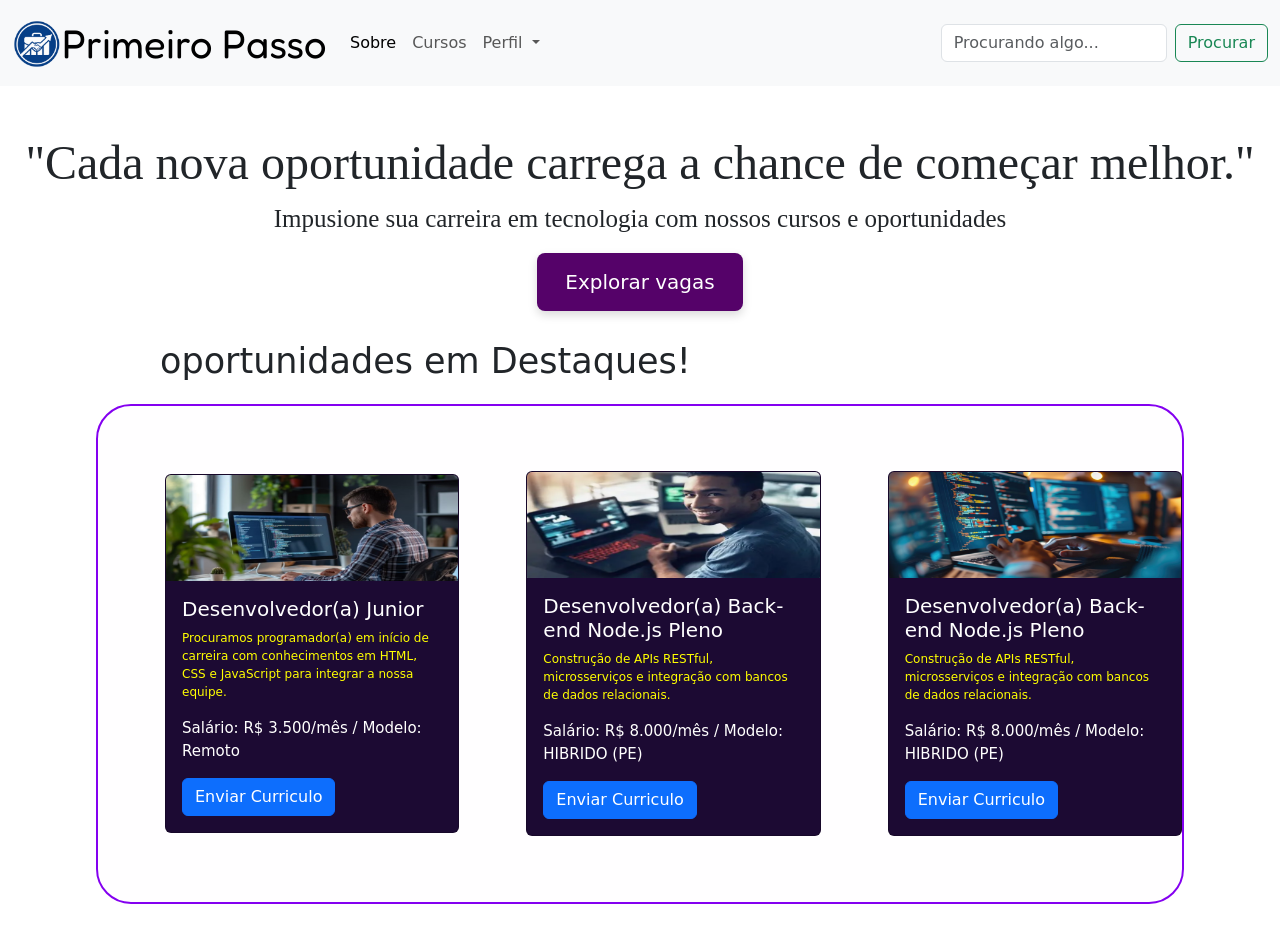
<file: Trabalho/vagas_empregos.html>
<!DOCTYPE html>
<html lang="en">
<head>
    <meta charset="UTF-8">
    <meta name="viewport" content="width=device-width, initial-scale=1.0">
    <title>Vagas de emprego</title>
    <link href="https://cdn.jsdelivr.net/npm/bootstrap@5.3.8/dist/css/bootstrap.min.css" rel="stylesheet" integrity="sha384-sRIl4kxILFvY47J16cr9ZwB07vP4J8+LH7qKQnuqkuIAvNWLzeN8tE5YBujZqJLB" crossorigin="anonymous">

    <link rel="preconnect" href="https://fonts.googleapis.com">
    <link rel="preconnect" href="https://fonts.gstatic.com" crossorigin>
    <link href="https://fonts.googleapis.com/css2?family=Fredoka:wght@300..700&display=swap" rel="stylesheet">

    <link rel="stylesheet" href="Css/vaga_empregos.css">

</head>
<body style="background-color: rgb(255, 255, 255); margin: 0; padding: 0;">
    
    <header class="meu_header">
        <nav class="navbar navbar-expand-lg bg-body-tertiary">
            <div class="container-fluid">
                <a class="navbar-brand" href="#"> <img src="Imagens/logo.ico" alt="logo" width="50" height="50" class="d-inline-block align-text-top" style="display: flex;">Primeiro Passo</a>
                <button class="navbar-toggler" type="button" data-bs-toggle="collapse" data-bs-target="#navbarSupportedContent" aria-controls="navbarSupportedContent" aria-expanded="false" aria-label="Toggle navigation">
                    <span class="navbar-toggler-icon"></span>
                </button>
                <div class="collapse navbar-collapse" id="navbarSupportedContent">
                    <ul class="navbar-nav me-auto mb-2 mb-lg-0">
                        <li class="nav-item">
                            <a class="nav-link active" aria-current="page" href="#">Sobre</a>
                        </li>
                        <li class="nav-item">
                            <a class="nav-link" href="#">Cursos</a>
                        </li>
                        <li class="nav-item dropdown">
                            <a class="nav-link dropdown-toggle" href="#" role="button" data-bs-toggle="dropdown" aria-expanded="false">
                                Perfil
                            </a>
                            <ul class="dropdown-menu">
                                <li><a class="dropdown-item" href="#">Ver perfil</a></li>
                                <li><a class="dropdown-item" href="#">Configuração</a></li>
                                <li><hr class="dropdown-divider"></li>
                                <li><a class="dropdown-item" href="#">Sair</a></li>
                            </ul>
                        </li>
                    </ul>
                    <form class="d-flex" role="search">
                        <input class="form-control me-2" type="search" placeholder="Procurando algo..." aria-label="Search"/>
                        <button class="btn btn-outline-success" type="submit">Procurar</button>
                    </form>
                </div>
            </div>
        </nav>
    </header>

    <br>
    <br>

    <div class="container_texto">
        <H3 style="font-size: 48px;">"Cada nova oportunidade carrega a chance de começar melhor."</H3>
        <p style="font-size: 25px;">Impusione sua carreira em tecnologia com nossos cursos e oportunidades</p>
    </div>

    <div class="container_botao">
        <button class="explorar_vagas" style="color: white;">Explorar vagas</button>
    </div>

    <br>

    <div>
        <p style="margin-left: 160px; font-size: 35px;">oportunidades em Destaques!</p>
        <div class="barra_vagas">
            <div class="card" style="width: 30rem;">
                <img src="Imagens/Imagem_Vagas.webp" class="card-img-top" alt="...">
                <div class="card-body">
                    <h5 class="card-title" style="color: white;">Desenvolvedor(a) Junior</h5>
                    <p class="card-text" style="color: yellow; font-size: 12px;">Procuramos programador(a) em início de carreira com conhecimentos em HTML, CSS e JavaScript para integrar a nossa equipe.</p>
                    <p class="card-text" style="color: rgb(255, 255, 254); font-size: 15px;">Salário: R$ 3.500/mês / Modelo: Remoto</p>

                    <a href="#" class="btn btn-primary">Enviar Curriculo</a>
                </div>
            </div>

            <!-- segunda vaga -->
            <div class="card" style="width: 30rem;">
                <img src="Imagens/Imagem_vagas2.webp" class="card-img-top" alt="...">
                <div class="card-body">
                    <h5 class="card-title" style="color: white;">Desenvolvedor(a) Back-end Node.js Pleno</h5>
                    <p class="card-text" style="color: yellow; font-size: 12px;">Construção de APIs RESTful, microsserviços e integração com bancos de dados relacionais.</p>
                    <p class="card-text" style="color: rgb(255, 255, 254); font-size: 15px;">Salário: R$ 8.000/mês / Modelo: HIBRIDO (PE)</p>

                    <a href="#" class="btn btn-primary">Enviar Curriculo</a>
                </div>
            </div>
            
            <!-- terceira vaga -->
            <div class="card" style="width: 30rem;">
                <img src="Imagens/Imagem_Vagas3.webp" class="card-img-top" alt="...">
                <div class="card-body">
                    <h5 class="card-title" style="color: white;">Desenvolvedor(a) Back-end Node.js Pleno</h5>
                    <p class="card-text" style="color: yellow; font-size: 12px;">Construção de APIs RESTful, microsserviços e integração com bancos de dados relacionais.</p>
                    <p class="card-text" style="color: rgb(255, 255, 254); font-size: 15px;">Salário: R$ 8.000/mês / Modelo: HIBRIDO (PE)</p>

                    <a href="#" class="btn btn-primary">Enviar Curriculo</a>
                </div>
            </div>
            
        </div>
    </div>
    <br>
    <br>
    <!-- java botstrap -->
     <script src="https://cdn.jsdelivr.net/npm/bootstrap@5.3.8/dist/js/bootstrap.bundle.min.js" integrity="sha384-FKyoEForCGlyvwx9Hj09JcYn3nv7wiPVlz7YYwJrWVcXK/BmnVDxM+D2scQbITxI" crossorigin="anonymous"></script>
    <!-- Encerramento -->
</body>
</html>
</file>
<file: Trabalho/Css/index.css>
@import url("https://fonts.googleapis.com/css2?family=Fredoka:wght@400;500;600&display=swap");

/* ---------- Paleeeetaaaa ---------- */
:root {
    --fundo: rgb(144, 169, 216);
    --cabecalho: rgb(243, 242, 242);
    --borda-cabecalho: rgb(121, 121, 121);
    --card: rgb(248, 248, 248);
    --destaque: rgba(129, 182, 189, 0.555);
    --destaque-claro: #3fdef350;
    --texto: #1f2933;
    --sombra: 2px 4px 8px rgba(0, 0, 0, 0.55);
    --raio: 10px;
}

/* ---------- Base ---------- */
* {
    box-sizing: border-box;
}

body {
    margin: 0;
    padding: 0;
    background-color: var(--fundo);
    font-family: Arial, Helvetica, sans-serif;
    color: var(--texto);
    line-height: 1.6;
}

a {
    color: inherit;
    text-decoration: none;
}

a:focus-visible {
    outline: 3px solid rgb(31, 78, 140);
    outline-offset: 3px;
    border-radius: 6px;
}

/* ---------- Cabeçalho ---------- */
header {
    display: flex;
    align-items: center;
    gap: 40px;
    min-height: 90px;
    padding: 0 88px;
    background-color: var(--cabecalho);
    border-bottom: solid 1px var(--borda-cabecalho);
    font-family: "Fredoka", Arial, sans-serif;
}

header h1 {
    margin: 0;
    font-size: 28px;
    font-weight: 600;
    white-space: nowrap;
}

header nav {
    flex: 1;
    max-width: 700px;
    min-height: 50px;
    background-color: var(--destaque);
    border-radius: 11px;
    display: flex;
    align-items: center;
}

header nav ul {
    list-style: none;
    margin: 0;
    padding: 0 25px;
    display: flex;
    gap: 30px;
    width: 100%;
}

header nav a {
    display: inline-block;
    padding: 6px 12px;
    font-size: 18px;
    font-weight: 500;
    border-radius: 9px;
    transition: background-color 0.2s;
}

header nav a:hover {
    background-color: var(--destaque-claro);
}

/* ---------- Cards de conteúdo ---------- */
section {
    max-width: 900px;
    margin: 27px auto;
    padding: 36px 50px 40px;
    background-color: var(--card);
    border-radius: var(--raio);
    box-shadow: var(--sombra);
    font-size: 18px;
}

section h2 {
    display: inline-block;
    margin: 0 0 14px;
    padding: 6px 16px;
    background-color: var(--destaque);
    border-radius: 11px;
    font-family: "Fredoka", Arial, sans-serif;
    font-size: 22px;
    font-weight: 500;
}

section h3 {
    margin: 28px 0 8px;
    font-family: "Fredoka", Arial, sans-serif;
    font-size: 21px;
    font-weight: 600;
}

section p {
    margin: 0 0 18px;
}

/* ---------- Apresentação (primeiro card) ---------- */
section:first-of-type {
    margin-top: 40px;
    padding: 50px 50px 46px;
    text-align: center;
}

section:first-of-type h2 {
    display: block;
    padding: 0;
    background: none;
    border-radius: 0;
    margin: 0 0 14px;
    font-weight: 600;
}

section:first-of-type h2:first-of-type {
    font-size: 36px;
}

section:first-of-type h2:nth-of-type(2) {
    font-size: 22px;
    font-weight: 500;
    margin-bottom: 22px;
}

section:first-of-type ul {
    list-style: none;
    margin: 28px 0 0;
    padding: 0;
    display: flex;
    flex-wrap: wrap;
    justify-content: center;
    gap: 14px;
}

/* ---------- Botões (links dentro dos cards) ---------- */
section ul a,
section > a {
    display: inline-block;
    padding: 10px 22px;
    background-color: var(--destaque);
    border-radius: 11px;
    font-family: "Fredoka", Arial, sans-serif;
    font-size: 18px;
    font-weight: 500;
    cursor: pointer;
    transition: background-color 0.2s;
}

section ul a:hover,
section > a:hover {
    background-color: var(--destaque-claro);
}

/* ---------- Rodapé ---------- */
footer {
    display: flex;
    flex-wrap: wrap;
    align-items: center;
    justify-content: space-between;
    gap: 16px;
    padding: 24px 88px;
    background-color: var(--cabecalho);
    border-top: solid 1px var(--borda-cabecalho);
    font-family: "Fredoka", Arial, sans-serif;
}

footer p {
    margin: 0;
}

footer ul {
    list-style: none;
    margin: 0;
    padding: 0;
    display: flex;
    flex-wrap: wrap;
    gap: 12px;
}

footer ul a {
    display: inline-block;
    padding: 6px 14px;
    background-color: var(--destaque);
    border-radius: 9px;
    transition: background-color 0.2s;
}

footer ul a:hover {
    background-color: var(--destaque-claro);
}

/* ---------- Celular e telas pequenas ---------- */
@media (max-width: 800px) {
    header {
        flex-direction: column;
        align-items: stretch;
        gap: 12px;
        padding: 16px 20px;
    }

    header nav {
        max-width: none;
    }

    header nav ul {
        padding: 0 10px;
        gap: 6px;
        flex-wrap: wrap;
    }

    section,
    section:first-of-type {
        margin: 20px 14px;
        padding: 26px 22px 30px;
        font-size: 16px;
    }

    section:first-of-type h2:first-of-type {
        font-size: 28px;
    }

    section:first-of-type h2:nth-of-type(2) {
        font-size: 19px;
    }

    footer {
        flex-direction: column;
        align-items: flex-start;
        padding: 20px;
    }
}
</file>
<file: Trabalho/Css/cadastro.css>
body {
    font-family: Arial, sans-serif;
    background-color: #f2f2f2;
    margin: 0;
    padding: 40px;
}

h1 {
    text-align: center;
    color: #333;
}

form {
    background-color: white;
    width: 400px;
    margin: 30px auto;
    padding: 30px;
    border-radius: 10px;
    box-shadow: 0 2px 8px #ccc;
}

label {
    display: block;
    margin-bottom: 5px;
    color: #333;
}

input {
    width: 100%;
    padding: 10px;
    box-sizing: border-box;
    border: 1px solid #ccc;
    border-radius: 5px;
}

input:focus {
    outline: none;
    border-color: #555;
}

input[type="submit"] {
    background-color: #970dce;
    color: rgb(236, 73, 9);
    border: none;
    cursor: pointer;
    margin-top: 10px;
}

input[type="submit"]:hover {
    background-color: #555555;
}

.botao-cadastrar {
    display: inline-block;
    padding: 10px 20px;
    background-color: #e100ff;
    color: rgb(55, 0, 255);
    text-decoration: none;
    border-radius: 5px;
}

.botao-cadastrar:hover {
    background-color: #3f00b3;
}
</file>
<file: Trabalho/Css/sobre.css>
@import url("https://fonts.googleapis.com/css2?family=Fredoka:wght@400;500;600&display=swap");

/* ---------- Paleta das cores ---------- */
:root {
    --fundo: rgb(144, 169, 216);
    --cabecalho: rgb(243, 242, 242);
    --borda-cabecalho: rgb(121, 121, 121);
    --card: rgb(248, 248, 248);
    --card-branco: rgb(255, 255, 255);
    --destaque: rgba(129, 182, 189, 0.555);
    --destaque-claro: #3fdef350;
    --texto: #1f2933;
    --sombra: 2px 4px 8px rgba(0, 0, 0, 0.55);
    --raio: 10px;
}

/* ---------- Base ---------- */
* {
    box-sizing: border-box;
}

body {
    margin: 0;
    padding: 0;
    background-color: var(--fundo);
    font-family: Arial, Helvetica, sans-serif;
    color: var(--texto);
    line-height: 1.6;
}

a {
    color: inherit;
    text-decoration: none;
}

a:focus-visible {
    outline: 3px solid rgb(31, 78, 140);
    outline-offset: 3px;
    border-radius: 6px;
}

/* ---------- Cabeçalho ---------- */
header {
    display: flex;
    align-items: center;
    gap: 40px;
    min-height: 90px;
    padding: 0 88px;
    background-color: var(--cabecalho);
    border-bottom: solid 1px var(--borda-cabecalho);
    font-family: "Fredoka", Arial, sans-serif;
}

header h1 {
    margin: 0;
    font-size: 28px;
    font-weight: 600;
    white-space: nowrap;
}

header nav {
    flex: 1;
    max-width: 700px;
    min-height: 50px;
    background-color: var(--destaque);
    border-radius: 11px;
    display: flex;
    align-items: center;
}

header nav ul {
    list-style: none;
    margin: 0;
    padding: 0 25px;
    display: flex;
    gap: 30px;
    width: 100%;
}

header nav a {
    display: inline-block;
    padding: 6px 12px;
    font-size: 18px;
    font-weight: 500;
    border-radius: 9px;
    transition: background-color 0.2s;
}

header nav a:hover {
    background-color: var(--destaque-claro);
}

/* ---------- Conteúdo principal (card central) ---------- */
section {
    max-width: 900px;
    margin: 27px auto;
    padding: 40px 50px 50px;
    background-color: var(--card);
    border-radius: var(--raio);
    box-shadow: var(--sombra);
    font-size: 18px;
}

section h1 {
    margin: 0 0 30px;
    padding-bottom: 14px;
    font-family: "Fredoka", Arial, sans-serif;
    font-size: 36px;
    font-weight: 600;
    border-bottom: solid 1px var(--borda-cabecalho);
}

section h2 {
    display: inline-block;
    margin: 35px 0 12px;
    padding: 6px 16px;
    background-color: var(--destaque);
    border-radius: 11px;
    font-family: "Fredoka", Arial, sans-serif;
    font-size: 22px;
    font-weight: 500;
}

section p {
    margin: 0 0 18px;
}

section img {
    display: block;
    max-width: 100%;
    height: auto;
    margin: 20px auto 10px;
    border-radius: var(--raio);
    box-shadow: var(--sombra);
}

/* ---------- Rodapé ---------- */
footer {
    display: flex;
    flex-wrap: wrap;
    align-items: center;
    justify-content: space-between;
    gap: 16px;
    padding: 24px 88px;
    background-color: var(--cabecalho);
    border-top: solid 1px var(--borda-cabecalho);
    font-family: "Fredoka", Arial, sans-serif;
}

footer p {
    margin: 0;
}

footer ul {
    list-style: none;
    margin: 0;
    padding: 0;
    display: flex;
    flex-wrap: wrap;
    gap: 12px;
}

footer ul a {
    display: inline-block;
    padding: 6px 14px;
    background-color: var(--destaque);
    border-radius: 9px;
    transition: background-color 0.2s;
}

footer ul a:hover {
    background-color: var(--destaque-claro);
}

/* ---------- Celular e telas pequenas ---------- */
@media (max-width: 800px) {
    header {
        flex-direction: column;
        align-items: stretch;
        gap: 12px;
        padding: 16px 20px;
    }

    header nav {
        max-width: none;
    }

    header nav ul {
        padding: 0 10px;
        gap: 6px;
        flex-wrap: wrap;
    }

    section {
        margin: 20px 14px;
        padding: 26px 22px 34px;
        font-size: 16px;
    }

    section h1 {
        font-size: 28px;
    }

    footer {
        flex-direction: column;
        align-items: flex-start;
        padding: 20px;
    }
}
</file>
<file: Trabalho/Css/vagas.css>
/* Configuração geral */

* {
    margin: 0;
    padding: 0;
    box-sizing: border-box;
}

body {
    font-family: Arial, sans-serif;
    background-color: white;
}


/* Parte azul */

header {
    height: 70px;
    background-color: #2f80ed;

    display: flex;
    align-items: center;
    justify-content: space-between;

    padding: 0 30px;
}


/* Nome do site */

header h2 {
    color: white;
    font-size: 30px;
}


/* Botão Cursos */

.btn-cursos {
    background-color: white;
    color: #2f80ed;

    border: none;
    border-radius: 6px;

    padding: 10px 25px;

    font-size: 16px;

    cursor: pointer;
}


/* Ícone do usuário */

.usuario {
    font-size: 30px;

    border: 1px solid #000000;
    border-radius: 50%;
    background-color: white;
    transition: background 0.2s;
    cursor: pointer;
    padding: 2px;

    margin-top: -140px;
    margin-left: 2px;
}
.icone-btn:hover {
  background-color: #eee;
}




/* Barra de pesquisa */

.pesquisa {
    width: 50%;
    height: 50px;

    border: 1px solid #aaa;
    border-radius: 40px;

    margin: 100px auto;

    display: flex;
    align-items: center;

    padding: 0 20px;
}


.pesquisa span {
    font-size: 27px;
}


.pesquisa input {
    width: 100%;

    border: none;
    outline: none;

    font-size: 18px;

    padding-left: 15px;
}


/* Área principal */

main {
    width: 80%;

    margin: 150px auto 30px;
}


main h2 {
    margin-bottom: 20px;
}


/* Card da vaga */

.vaga {
    background-color: #eeeeee;

    border-radius: 15px;

    padding: 20px;

    margin-bottom: 15px;

    max-width: 800px;
}


.vaga h3 {
    margin-bottom: 10px;
}


.vaga p {
    margin: 5px 0;
}


/* Botão da vaga */

.btn-vaga {
    margin-top: 15px;

    background-color: #2f80ed;
    color: white;

    border: none;

    border-radius: 6px;

    padding: 10px 20px;

    cursor: pointer;
}


/* Efeito ao passar o mouse */

.btn-vaga:hover {
    opacity: 0.8;
}


.btn-cursos:hover {
    background-color: #eeeeee;
}

.botao_cursos {
    color: inherit;
    text-decoration: none;
    cursor: pointer;
}
</file>
<file: Trabalho/Css/vaga_cursos.css>
.meu_header {
    background-color: rgb(126, 52, 168);
}

.navbar-brand {
    font-family: "Fredoka", sans-serif;
    font-size: 40px;
}


/* Grupo das vagas */
.barra_vagas {
    border: 2px solid rgb(132, 0, 240);
    border-radius: 35px;
    width: 85%;
    height: 500px;
    background-color: rgb(255, 254, 255);
    align-items: center;
    margin-left: auto;
    margin-right: auto;
    display: flex;
    box-shadow: 0px 4px 8px rgb(255, 254, 254);
}

.card {
    background-color: rgb(28, 10, 51);
    margin-left: 67px;
}

.container_texto {
    text-align: center;
    font-family: serif;
}

.explorar_vagas {
    background-color: rgb(85, 2, 105);
    padding: 14px 28px;
    font-size: 20px;
    border: none;
    border-radius: 8px;
    cursor: pointer;
    box-shadow: 0 4px 10px rgba(0, 0, 0, 0.15);
    transition: all 0.3s ease;
    align-items: center;
    align-content: center;
    text-align: center;
}

.container_botao {
    text-align: center;
}

/*parte dos links*/

.link_perfil {
    color: inherit;
    text-decoration: none;
    cursor: pointer;
}

.link_sobre {
    color: inherit;
    text-decoration: none;
    cursor: pointer;
    display: inline-block;
    vertical-align: baseline;
}
</file>
<file: Trabalho/Css/vaga_empregos.css>
.meu_header {
    background-color: rgb(126, 52, 168);
}

.navbar-brand {
    font-family: "Fredoka", sans-serif;
    font-size: 40px;
}

.carrossel {
    border: 2px;
    background-color: white;
    width: 300%;
    height: 650px;
    overflow: hidden;
    border: transparent;
}



.barra_vagas {
    border: 2px solid rgb(132, 0, 240);
    border-radius: 35px;
    width: 85%;
    height: 500px;
    background-color: rgb(255, 254, 255);
    align-items: center;
    margin-left: auto;
    margin-right: auto;
    display: flex;
    box-shadow: 0px 4px 8px rgb(255, 254, 254);
}

.card {
    background-color: rgb(28, 10, 51);
    margin-left: 67px;
}

.container_texto {
    text-align: center;
    font-family: serif;
}

.explorar_vagas {
    background-color: rgb(85, 2, 105);
    padding: 14px 28px;
    font-size: 20px;
    border: none;
    border-radius: 8px;
    cursor: pointer;
    box-shadow: 0 4px 10px rgba(0, 0, 0, 0.15);
    transition: all 0.3s ease;
    align-items: center;
    align-content: center;
    text-align: center;
}

.container_botao {
    text-align: center;
}

/*parte dos links*/

.link_perfil {
    color: inherit;
    text-decoration: none;
    cursor: pointer;
}

.link_sobre {
    color: inherit;
    text-decoration: none;
    cursor: pointer;
    display: inline-block;
    vertical-align: baseline;
}
</file>
